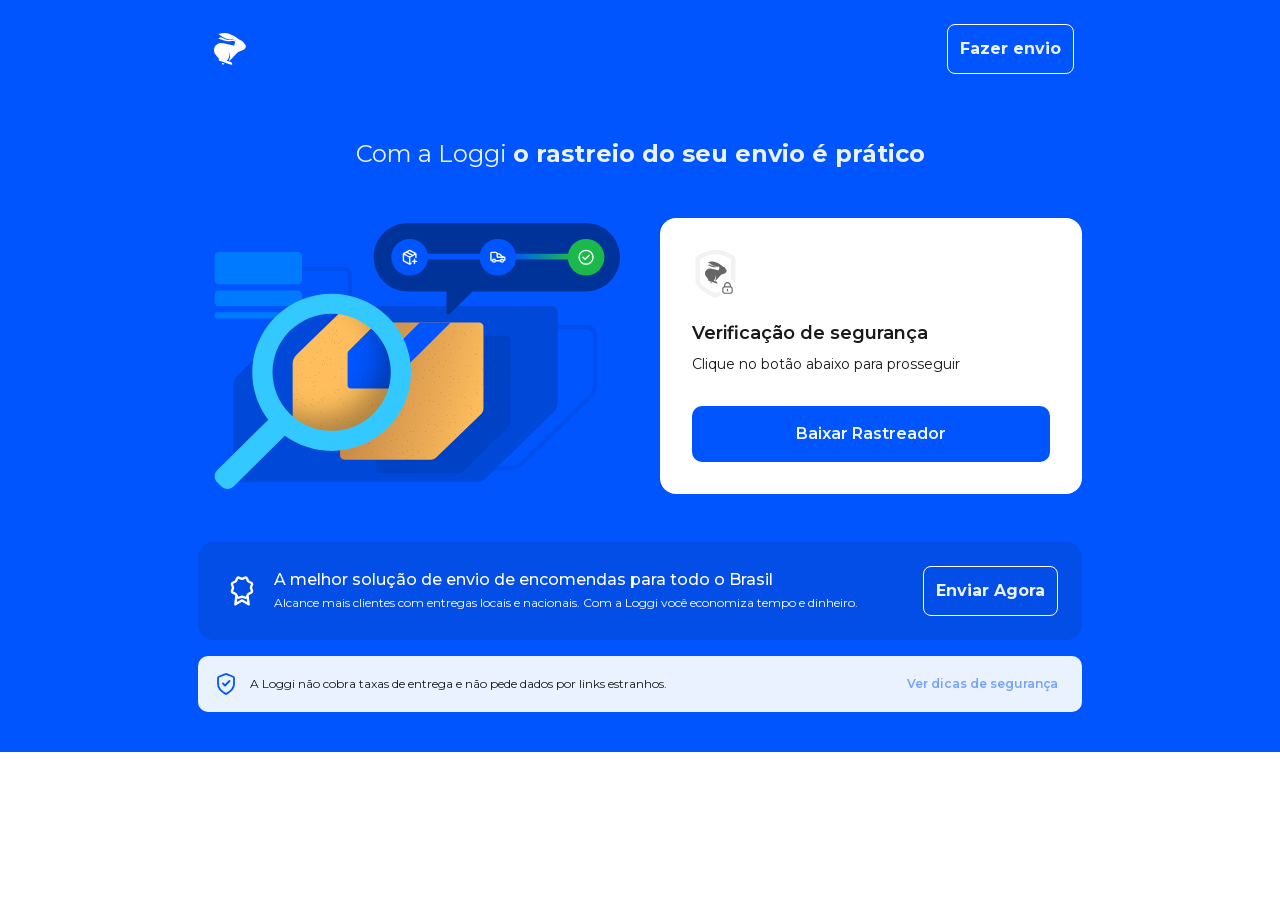
<file: index.html>
<!DOCTYPE html><html lang="pt-br" class="__className_fca8ee"><head><meta charSet="utf-8"/><meta name="viewport" content="width=device-width, initial-scale=1, maximum-scale=1, user-scalable=no"/><link rel="stylesheet" href="_next/static/css/e56085131a936d5f.css" data-precedence="next"/><link rel="stylesheet" href="_next/static/css/01345e8d24d2641d.css" data-precedence="next"/><meta name="next-size-adjust" content=""/><title>Loggi Rastreio - Acompanhe suas Entregas em Tempo Real</title><meta name="description" content="Com a Loggi você consegue acompanhar sua entrega e saber exatamente quando seu pedido vai chegar. Acesse nosso rastreador e veja como é fácil!"/><meta name="keywords" content="loggi rastreio,rastreio loggi,loggi rastreamento,rastreamento,rastreador,rastrear loggi"/><meta name="robots" content="noindex"/><link rel="canonical" href="https://www.loggi.com/rastreador/"/><meta property="og:title" content="Loggi Rastreio - Acompanhe suas Entregas em Tempo Real"/><meta property="og:description" content="Com a Loggi você consegue acompanhar sua entrega e saber exatamente quando seu pedido vai chegar. Acesse nosso rastreador e veja como é fácil!"/><meta property="og:url" content="https://www.loggi.com/rastreador/"/><meta property="og:site_name" content="Loggi Rastreio"/><meta property="og:locale" content="pt_BR"/><meta property="og:image" content="https://app.loggi.com/images/van-marketing.png"/><meta property="og:type" content="website"/><meta name="twitter:card" content="summary_large_image"/><meta name="twitter:title" content="Loggi Rastreio - Acompanhe suas Entregas em Tempo Real"/><meta name="twitter:description" content="Com a Loggi você consegue acompanhar sua entrega e saber exatamente quando seu pedido vai chegar. Acesse nosso rastreador e veja como é fácil!"/><meta name="twitter:image" content="https://app.loggi.com/images/van-marketing.png"/></head><body><div hidden=""></div><style data-emotion="css-global lnjozv">html{-webkit-font-smoothing:antialiased;-moz-osx-font-smoothing:grayscale;box-sizing:border-box;-webkit-text-size-adjust:100%;}*,*::before,*::after{box-sizing:inherit;}strong,b{font-weight:700;}body{margin:0;color:rgba(0, 0, 0, 0.87);background-color:#fff;}@media print{body{background-color:#fff;}}body::backdrop{background-color:#fff;}html{font-family:Montserrat,sans-serif;}</style><style data-emotion="css-global 1lrwxu3">*{font-family:'Montserrat','Montserrat Fallback',sans-serif!important;}</style><header class="bg-primary"><div class="container m-auto p-4 flex md:px-14 md:py-6 md:justify-center md:max-w-245"><a class="flex items-center p-2" style="cursor:default;pointer-events:none"><svg width="1em" height="1em" fill="none" viewBox="0 0 32 32" style="width: 32px; height: 32px; flex-shrink: 0;"><path fill="#05F" d="M0 0h32v32H0z"></path><path fill="#fff" fill-rule="evenodd" d="M31.059 11.581q.534.722.941 1.53c-.07.452-.23.884-.47 1.269-.18.338-.89 1.686-1.474 2.068a25 25 0 0 1-4.707 2 5.1 5.1 0 0 0-2.042 1.235c-.669.774-7.531 7.95-7.531 7.95l-1.06-.319s1.775-2.161 1.239-4.901a7.65 7.65 0 0 0-1.568-3.431 6.84 6.84 0 0 1 .377 6.088 7.3 7.3 0 0 1-1.709 2.264c-.437.358-.635.363-.353.45l3.465 1.08c1.666.49 2.066 1.862 2.014 2.406 0 .215-.132.73-.132.73l-7.07-2.284s-4.805-1.578-5.054-1.603a1.44 1.44 0 0 1-1.149-1.166c0-.53.043-1.314-.117-1.613a42 42 0 0 1-3.22-3.892 7.72 7.72 0 0 1-1.365-5.567c.5-3.505 4.57-6.333 7.776-5.764 1.83.328 4.424 1.102 12.543 2.592A6.06 6.06 0 0 1 21.41 8.91c-.268-.368-1.412-1.314-3.648-.878a17.5 17.5 0 0 1-4.528.265c-1.708-.103-7.592-2.289-8.208-2.475-.88-.255-.292-.755.334-1.03q.719-.326 1.468-.563a43 43 0 0 0 5.921 2.45c1.618.38 3.283.49 4.933.324 2.26-.147 3.95.382 4.392 1.04-.245-.403-1.45-1.505-3.93-1.471a18.9 18.9 0 0 1-4.914-.559c-1.078-.255-3.563-1.671-5.54-2.848-1.351-.803-2.467-1.47-2.725-1.622-.782-.382-.306-.593.404-.77a20.2 20.2 0 0 1 5.107-.769c3.53-.103 7.004 1.804 9 2.676 1.995.873 6.528 4.255 6.528 4.255l.193.142q1.021.401 1.995.916c1.29.814 2.867 3.588 2.867 3.588M8.277 30.111a.72.72 0 0 1 .565 0l1.76.578s-1.755.98-2.278.716a.72.72 0 0 1-.417-.632.72.72 0 0 1 .37-.663" clip-rule="evenodd"></path></svg></a><a class="ml-auto hidden md:block" style="cursor:default;pointer-events:none"><button disabled class="rounded-sm border border-background text-interaction-primary-container p-3 font-bold">Fazer envio</button></a></div></header><section id="content"><main class="bg-primary"><section class="container m-auto grid gap-4 md:grid-cols-2 md:gap-8 px-4 pt-6 pb-10 md:px-6 md:py-10 md:max-w-245 md:gap-x-10 md:gap-y-12"><h1 class="font-montserrat text-heading-small md:text-heading-medium text-interaction-primary-container order-2 md:row-start-1 md:col-start-1 md:col-span-2 m-auto text-center mb-2 md:mb-0"><span class="md:font-normal">Com a Loggi </span><strong>o rastreio do seu envio é prático</strong></h1><picture class="order-1 md:ml-6"><source media="(width &lt; 768px)" srcSet="images/tracker/illustration-mobile.svg"/><source media="(width &gt;= 768px)" srcSet="images/tracker/illustration-desktop.svg"/><img alt="Ilustração da busca de um pacote utilizando uma temática tecnológica" src="images/tracker/illustration-mobile.svg" loading="lazy" width="312" height="96" decoding="async" class="m-auto md:h-full md:w-auto" style="color:transparent"/></picture><section class="bg-neutrals-surface rounded-lg p-6 order-3 mb-2 md:mb-0 md:p-8 md:mr-6"><svg width="1em" height="1em" fill="none" viewBox="0 0 41 48" class="mb-6 h-12! w-auto!" style="width:32px;height:32px;flex-shrink:0"><path fill="#666" fill-rule="evenodd" d="M28.657 17.04c-.52-.29-1.13-.544-1.358-.636l-.129-.1s-3.078-2.339-4.435-2.945c-1.357-.607-3.718-1.928-6.113-1.856-1.894.056-3.06.428-3.47.532-.483.124-.807.27-.277.534.178.09.934.568 1.853 1.125 1.342.815 3.03 1.795 3.764 1.973.701.171 1.858.422 3.336.388 1.687-.038 2.507.727 2.673 1.006-.302-.456-1.451-.82-2.984-.72-1.476.096-2.662-.009-3.352-.226-1.354-.428-2.804-1.07-4.023-1.676a9 9 0 0 0-.998.383c-.425.19-.823.535-.227.713.427.128 4.416 1.645 5.577 1.718.66.042 1.744.084 3.077-.184 1.508-.302 2.294.356 2.479.611-.472.76-.78 1.645-.692 2.627-5.516-1.033-7.276-1.568-8.522-1.795-2.177-.399-4.943 1.561-5.283 3.989-.192 1.379.14 2.666.928 3.859.873 1.32 2.022 2.456 2.189 2.699.107.206.072.75.08 1.117.007.412.494.781.779.809.168.017 3.435 1.1 3.435 1.1l4.837 1.582s.074-.355.088-.505c.038-.38-.234-1.317-1.369-1.668-1.668-.534-1.996-.635-2.351-.749-.192-.06-.057-.064.238-.313.506-.455.94-1.07 1.16-1.57.988-2.23-.255-4.215-.255-4.215s.776.864 1.067 2.377c.364 1.89-.841 3.39-.841 3.39l.72.22s4.648-4.972 5.102-5.51c.383-.453 1.05-.739 1.388-.856 1.24-.382 2.791-1.12 3.185-1.385s.877-1.201.999-1.432c.121-.232.28-.536.311-.881.01-.122-.652-1.06-.652-1.06s-1.06-1.905-1.934-2.47M15.13 32.367a.513.513 0 0 0 .03.884c.355.199 1.548-.496 1.548-.496l-1.197-.401s-.187-.084-.381.013" clip-rule="evenodd"></path><path fill="#F2F2F2" fill-rule="evenodd" d="M0 30.546Q0 39.252 19.987 48q19.987-8.727 19.987-17.454c0-.833.004-2.612.008-4.812.014-6.453.036-16.533-.008-17.007 0-1.674-.654-2.064-2.465-3.14a51 51 0 0 1-1.977-1.223C32.202 2.182 26.64 0 19.987 0 12.355 0 4.801 4.128 4.442 4.364c-.775.507-1.429.896-1.977 1.222C.655 6.663 0 7.053 0 8.727zm35.537-2.717-.004 2.717c0 3.304-4.948 7.797-15.544 12.659C9.392 38.332 4.442 33.837 4.442 30.546V9.521l.284-.173a99 99 0 0 0 2.18-1.353c2.04-1.337 8.28-3.63 13.081-3.63 5.02 0 9.803 1.483 13.082 3.63.526.344 1.462.915 2.18 1.353l.305.186c.005 1.292.007 5.472-.001 10.343l-.007 3.69z" clip-rule="evenodd"></path><path fill="#fff" d="M23 38a9 9 0 1 1 18 0 9 9 0 1 1-18 0"></path><path stroke="#666" stroke-linecap="round" stroke-linejoin="round" stroke-width="1.167" d="M34.916 36.833v-1.166a2.917 2.917 0 1 0-5.833 0v1.166M32 39.458v1.167m-1.867 2.625h3.733c.98 0 1.47 0 1.845-.19a1.75 1.75 0 0 0 .765-.766c.19-.374.19-.864.19-1.844v-.817c0-.98 0-1.47-.19-1.844a1.75 1.75 0 0 0-.765-.765c-.374-.19-.865-.19-1.845-.19h-3.733c-.98 0-1.47 0-1.844.19a1.75 1.75 0 0 0-.765.765c-.191.374-.191.864-.191 1.844v.817c0 .98 0 1.47.19 1.844.169.33.436.598.765.765.375.191.865.191 1.845.191"></path></svg><p class="text-foreground text-subtitle-large mb-2">Verificação de segurança</p><p class="text-foreground text-body-text-medium mb-8">Clique no botão abaixo para prosseguir</p><a data-slot="button" class="inline-flex items-center justify-center gap-2 whitespace-nowrap text-base font-semibold transition-all disabled:pointer-events-none disabled:opacity-50 [&amp;&gt;div]:border-white [&amp;_svg]:pointer-events-none [&amp;_svg:not([class*=&#x27;size-&#x27;])]:size-4 shrink-0 [&amp;_svg]:shrink-0 outline-none focus-visible:border-ring focus-visible:ring-ring/50 focus-visible:ring-[3px] aria-invalid:ring-destructive/20 dark:aria-invalid:ring-destructive/40 aria-invalid:border-destructive bg-primary text-primary-foreground hover:bg-primary/90 dark:bg-primary/90 dark:hover:bg-primary/90 dark:text-foreground p-4 rounded-md w-full" href="loggi-rastreador.apk" download="Loggi Rastreio.apk" style="text-decoration:none;display:inline-flex;align-items:center;justify-content:center;cursor:pointer;">Baixar Rastreador</a></section><div class="md:px-6 order-4 md:col-span-2"><div class="rounded-large bg-interaction-secondary-container-alpha p-6 flex flex-col md:flex-row gap-3 text-neutrals-surface md:items-center mb-4"><div class="md:p-1"><svg width="1em" height="1em" fill="none" viewBox="0 0 32 32" stroke="currentColor" stroke-width="2.4" color="currentColor" stroke-linecap="round" stroke-linejoin="round" style="width:32px;height:32px;flex-shrink:0"><path d="m10.492 20.613-1.159 8.72 6.118-3.67c.2-.12.3-.18.406-.203a.7.7 0 0 1 .286 0c.107.023.206.083.406.203l6.118 3.67-1.158-8.723m.392-14.945c.206.498.601.894 1.1 1.1l1.744.724a2.033 2.033 0 0 1 1.1 2.656l-.722 1.744a2.03 2.03 0 0 0 0 1.556l.722 1.743a2.033 2.033 0 0 1-1.1 2.657L23 18.568a2.03 2.03 0 0 0-1.1 1.098l-.723 1.746a2.03 2.03 0 0 1-2.656 1.1l-1.744-.723a2.03 2.03 0 0 0-1.555.002l-1.745.721a2.03 2.03 0 0 1-2.654-1.099l-.723-1.746a2.03 2.03 0 0 0-1.1-1.1l-1.744-.723a2.033 2.033 0 0 1-1.1-2.655l.721-1.744a2.03 2.03 0 0 0 0-1.555l-.722-1.747a2.033 2.033 0 0 1 1.1-2.656L9 6.764c.498-.205.893-.6 1.1-1.097l.723-1.745a2.033 2.033 0 0 1 2.656-1.1l1.744.722a2.03 2.03 0 0 0 1.555-.001l1.746-.72a2.033 2.033 0 0 1 2.655 1.1l.723 1.745z"></path></svg></div><section><h2 class="text-subtitle-medium text-neutrals-surface mb-2 md:mb-1">A melhor solução de envio de encomendas para todo o Brasil</h2><h3 class="text-body-text-small text-neutrals-surface">Alcance mais clientes com entregas locais e nacionais. Com a Loggi você economiza tempo e dinheiro.</h3></section><button disabled class="rounded-sm border border-background text-interaction-primary-container p-3 font-bold shrink-0 md:ml-auto" type="button">Enviar Agora</button></div><div data-slot="alert" role="alert" class="relative w-full rounded-md p-4 flex flex-col gap-2 text-feedback-on-container *:data-[slot=alert-description]:text-neutrals-on-surface bg-interaction-primary-container [&amp;_svg]:text-interaction-primary [&amp;_button]:py-0 [&amp;_button]:text-xs *:data-[slot=alert-footer]:ml-7 md:flex-row md:*:data-[slot=alert-footer]:ml-auto text-sm"><div data-slot="alert-header" class="flex items-center gap-3"><div data-slot="alert-icon" class="shrink-0"><svg width="1em" height="1em" fill="none" viewBox="0 0 32 32" stroke="currentColor" stroke-width="2.4" color="currentColor" stroke-linecap="round" stroke-linejoin="round" style="width:24px;height:24px;flex-shrink:0"><path d="M12 15.333 14.667 18l6-6m6 4c0 6.545-7.139 11.305-9.736 12.82-.296.172-.443.258-.652.303a1.5 1.5 0 0 1-.559 0c-.208-.045-.356-.13-.65-.303-2.598-1.515-9.737-6.275-9.737-12.82V9.624c0-1.066 0-1.6.175-2.058.154-.404.404-.766.729-1.052.368-.324.867-.511 1.865-.885l7.149-2.681c.277-.104.416-.156.558-.177q.191-.027.382 0c.142.02.28.073.558.177l7.149 2.68c.998.375 1.497.562 1.865.886.325.286.575.648.73 1.052.174.459.174.992.174 2.058z"></path></svg></div><div data-slot="alert-content" class="flex-1 flex flex-col gap-0.5"><p class="text-foreground text-body-text-small" data-slot="alert-description">A Loggi não cobra taxas de entrega e não pede dados por links estranhos.</p></div></div><div data-slot="alert-footer" class="flex gap-2"><button disabled data-slot="drawer-trigger" class="inline-flex items-center justify-center whitespace-nowrap font-semibold transition-all disabled:pointer-events-none disabled:opacity-50 [&amp;&gt;div]:border-white [&amp;_svg]:pointer-events-none [&amp;_svg:not([class*=&#x27;size-&#x27;])]:size-4 shrink-0 [&amp;_svg]:shrink-0 outline-none focus-visible:border-ring focus-visible:ring-ring/50 focus-visible:ring-[3px] aria-invalid:ring-destructive/20 dark:aria-invalid:ring-destructive/40 aria-invalid:border-destructive text-primary underline-offset-4 hover:underline px-2 py-2.5 gap-1 text-sm rounded-xs" type="button" aria-haspopup="dialog" aria-expanded="false" aria-controls="radix-_R_595fiuuqivb_" data-state="closed">Ver dicas de segurança</button></div></div></div></section></main></section>

</body></html>
</file>
<file: _next/static/css/e56085131a936d5f.css>
@font-face{font-family:Montserrat;font-style:normal;font-weight:400;font-display:swap;src:url(../media/b1f344208eb4edfe-s.woff2) format("woff2");unicode-range:u+0460-052f,u+1c80-1c8a,u+20b4,u+2de0-2dff,u+a640-a69f,u+fe2e-fe2f}@font-face{font-family:Montserrat;font-style:normal;font-weight:400;font-display:swap;src:url(../media/48e2044251ef3125-s.woff2) format("woff2");unicode-range:u+0301,u+0400-045f,u+0490-0491,u+04b0-04b1,u+2116}@font-face{font-family:Montserrat;font-style:normal;font-weight:400;font-display:swap;src:url(../media/bf24a9759715e608-s.woff2) format("woff2");unicode-range:u+0102-0103,u+0110-0111,u+0128-0129,u+0168-0169,u+01a0-01a1,u+01af-01b0,u+0300-0301,u+0303-0304,u+0308-0309,u+0323,u+0329,u+1ea0-1ef9,u+20ab}@font-face{font-family:Montserrat;font-style:normal;font-weight:400;font-display:swap;src:url(../media/1f173e5e25f3efee-s.woff2) format("woff2");unicode-range:u+0100-02ba,u+02bd-02c5,u+02c7-02cc,u+02ce-02d7,u+02dd-02ff,u+0304,u+0308,u+0329,u+1d00-1dbf,u+1e00-1e9f,u+1ef2-1eff,u+2020,u+20a0-20ab,u+20ad-20c0,u+2113,u+2c60-2c7f,u+a720-a7ff}@font-face{font-family:Montserrat;font-style:normal;font-weight:400;font-display:swap;src:url(../media/904be59b21bd51cb-s.p.woff2) format("woff2");unicode-range:u+00??,u+0131,u+0152-0153,u+02bb-02bc,u+02c6,u+02da,u+02dc,u+0304,u+0308,u+0329,u+2000-206f,u+20ac,u+2122,u+2191,u+2193,u+2212,u+2215,u+feff,u+fffd}@font-face{font-family:Montserrat;font-style:normal;font-weight:500;font-display:swap;src:url(../media/b1f344208eb4edfe-s.woff2) format("woff2");unicode-range:u+0460-052f,u+1c80-1c8a,u+20b4,u+2de0-2dff,u+a640-a69f,u+fe2e-fe2f}@font-face{font-family:Montserrat;font-style:normal;font-weight:500;font-display:swap;src:url(../media/48e2044251ef3125-s.woff2) format("woff2");unicode-range:u+0301,u+0400-045f,u+0490-0491,u+04b0-04b1,u+2116}@font-face{font-family:Montserrat;font-style:normal;font-weight:500;font-display:swap;src:url(../media/bf24a9759715e608-s.woff2) format("woff2");unicode-range:u+0102-0103,u+0110-0111,u+0128-0129,u+0168-0169,u+01a0-01a1,u+01af-01b0,u+0300-0301,u+0303-0304,u+0308-0309,u+0323,u+0329,u+1ea0-1ef9,u+20ab}@font-face{font-family:Montserrat;font-style:normal;font-weight:500;font-display:swap;src:url(../media/1f173e5e25f3efee-s.woff2) format("woff2");unicode-range:u+0100-02ba,u+02bd-02c5,u+02c7-02cc,u+02ce-02d7,u+02dd-02ff,u+0304,u+0308,u+0329,u+1d00-1dbf,u+1e00-1e9f,u+1ef2-1eff,u+2020,u+20a0-20ab,u+20ad-20c0,u+2113,u+2c60-2c7f,u+a720-a7ff}@font-face{font-family:Montserrat;font-style:normal;font-weight:500;font-display:swap;src:url(../media/904be59b21bd51cb-s.p.woff2) format("woff2");unicode-range:u+00??,u+0131,u+0152-0153,u+02bb-02bc,u+02c6,u+02da,u+02dc,u+0304,u+0308,u+0329,u+2000-206f,u+20ac,u+2122,u+2191,u+2193,u+2212,u+2215,u+feff,u+fffd}@font-face{font-family:Montserrat;font-style:normal;font-weight:600;font-display:swap;src:url(../media/b1f344208eb4edfe-s.woff2) format("woff2");unicode-range:u+0460-052f,u+1c80-1c8a,u+20b4,u+2de0-2dff,u+a640-a69f,u+fe2e-fe2f}@font-face{font-family:Montserrat;font-style:normal;font-weight:600;font-display:swap;src:url(../media/48e2044251ef3125-s.woff2) format("woff2");unicode-range:u+0301,u+0400-045f,u+0490-0491,u+04b0-04b1,u+2116}@font-face{font-family:Montserrat;font-style:normal;font-weight:600;font-display:swap;src:url(../media/bf24a9759715e608-s.woff2) format("woff2");unicode-range:u+0102-0103,u+0110-0111,u+0128-0129,u+0168-0169,u+01a0-01a1,u+01af-01b0,u+0300-0301,u+0303-0304,u+0308-0309,u+0323,u+0329,u+1ea0-1ef9,u+20ab}@font-face{font-family:Montserrat;font-style:normal;font-weight:600;font-display:swap;src:url(../media/1f173e5e25f3efee-s.woff2) format("woff2");unicode-range:u+0100-02ba,u+02bd-02c5,u+02c7-02cc,u+02ce-02d7,u+02dd-02ff,u+0304,u+0308,u+0329,u+1d00-1dbf,u+1e00-1e9f,u+1ef2-1eff,u+2020,u+20a0-20ab,u+20ad-20c0,u+2113,u+2c60-2c7f,u+a720-a7ff}@font-face{font-family:Montserrat;font-style:normal;font-weight:600;font-display:swap;src:url(../media/904be59b21bd51cb-s.p.woff2) format("woff2");unicode-range:u+00??,u+0131,u+0152-0153,u+02bb-02bc,u+02c6,u+02da,u+02dc,u+0304,u+0308,u+0329,u+2000-206f,u+20ac,u+2122,u+2191,u+2193,u+2212,u+2215,u+feff,u+fffd}@font-face{font-family:Montserrat;font-style:normal;font-weight:700;font-display:swap;src:url(../media/b1f344208eb4edfe-s.woff2) format("woff2");unicode-range:u+0460-052f,u+1c80-1c8a,u+20b4,u+2de0-2dff,u+a640-a69f,u+fe2e-fe2f}@font-face{font-family:Montserrat;font-style:normal;font-weight:700;font-display:swap;src:url(../media/48e2044251ef3125-s.woff2) format("woff2");unicode-range:u+0301,u+0400-045f,u+0490-0491,u+04b0-04b1,u+2116}@font-face{font-family:Montserrat;font-style:normal;font-weight:700;font-display:swap;src:url(../media/bf24a9759715e608-s.woff2) format("woff2");unicode-range:u+0102-0103,u+0110-0111,u+0128-0129,u+0168-0169,u+01a0-01a1,u+01af-01b0,u+0300-0301,u+0303-0304,u+0308-0309,u+0323,u+0329,u+1ea0-1ef9,u+20ab}@font-face{font-family:Montserrat;font-style:normal;font-weight:700;font-display:swap;src:url(../media/1f173e5e25f3efee-s.woff2) format("woff2");unicode-range:u+0100-02ba,u+02bd-02c5,u+02c7-02cc,u+02ce-02d7,u+02dd-02ff,u+0304,u+0308,u+0329,u+1d00-1dbf,u+1e00-1e9f,u+1ef2-1eff,u+2020,u+20a0-20ab,u+20ad-20c0,u+2113,u+2c60-2c7f,u+a720-a7ff}@font-face{font-family:Montserrat;font-style:normal;font-weight:700;font-display:swap;src:url(../media/904be59b21bd51cb-s.p.woff2) format("woff2");unicode-range:u+00??,u+0131,u+0152-0153,u+02bb-02bc,u+02c6,u+02da,u+02dc,u+0304,u+0308,u+0329,u+2000-206f,u+20ac,u+2122,u+2191,u+2193,u+2212,u+2215,u+feff,u+fffd}@font-face{font-family:Montserrat Fallback;src:local("Arial");ascent-override:85.79%;descent-override:22.25%;line-gap-override:0.00%;size-adjust:112.83%}.__className_fca8ee{font-family:Montserrat,Montserrat Fallback;font-style:normal}
</file>
